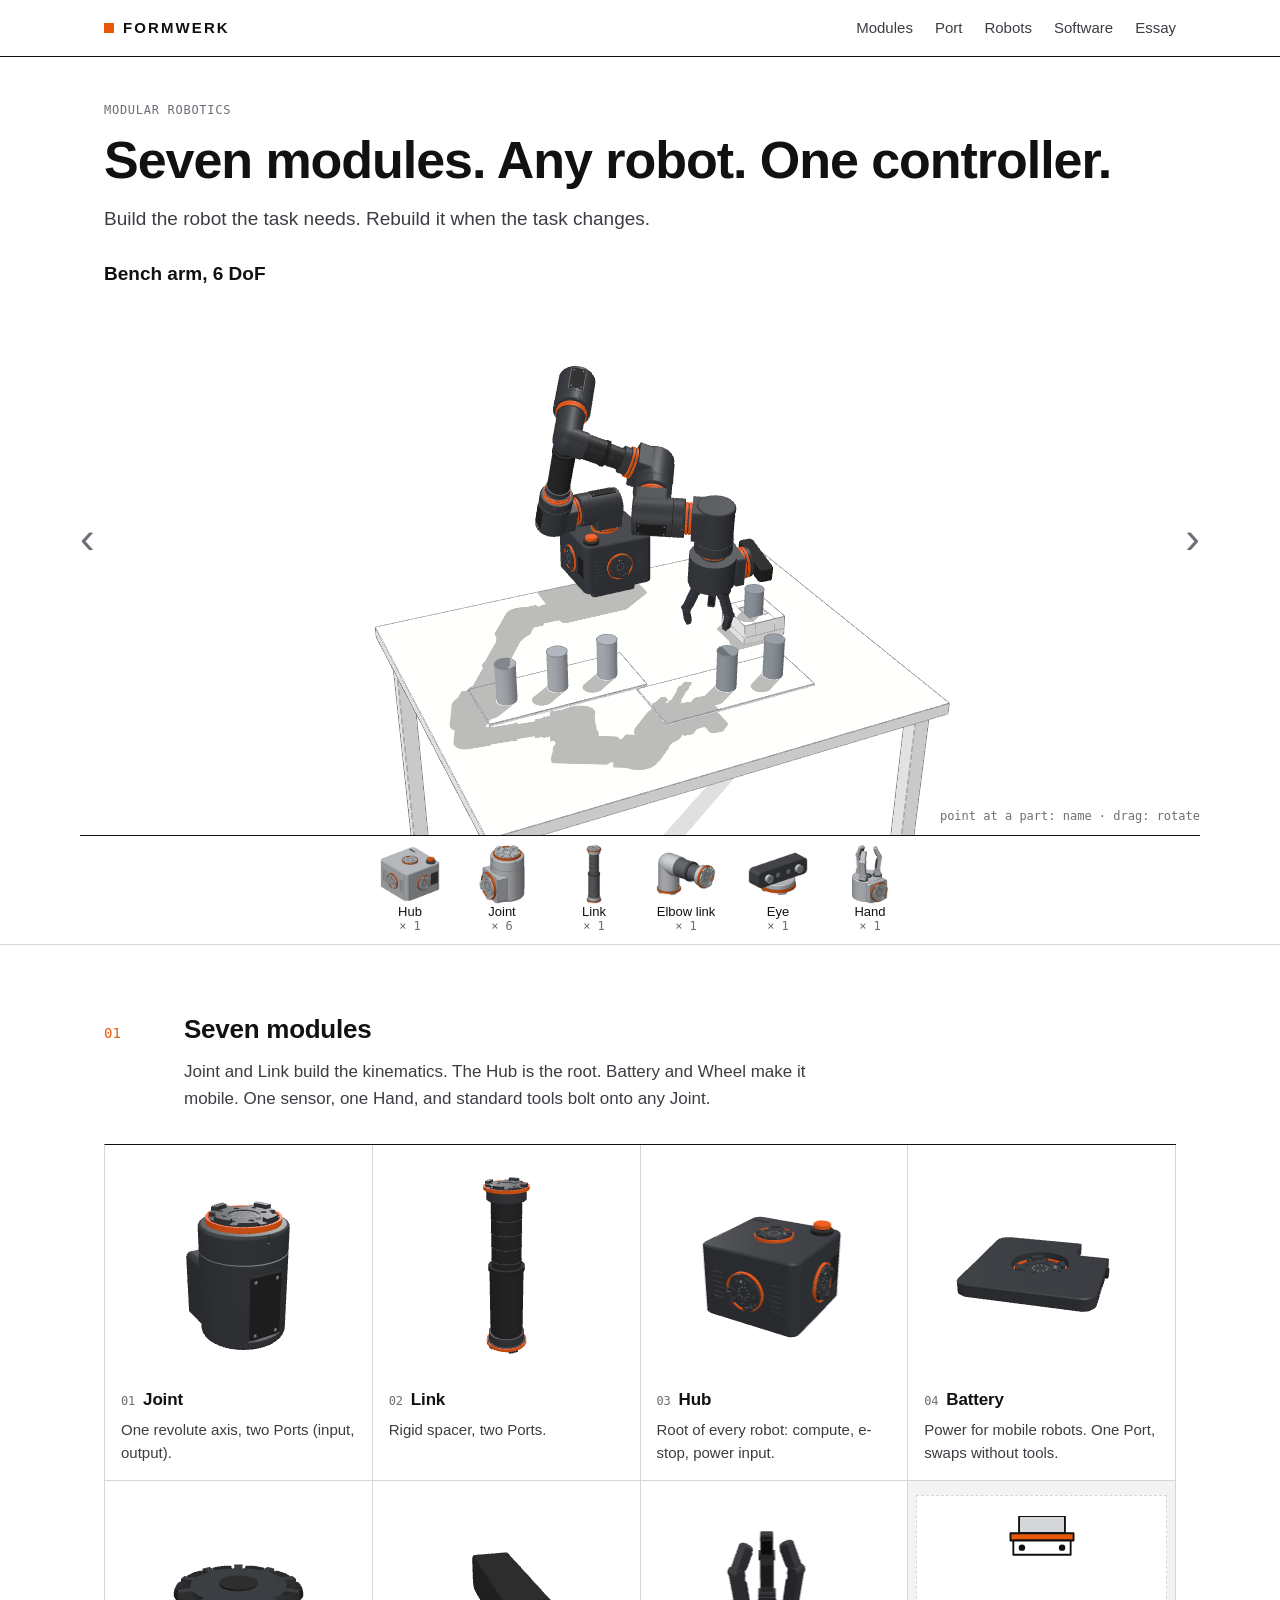
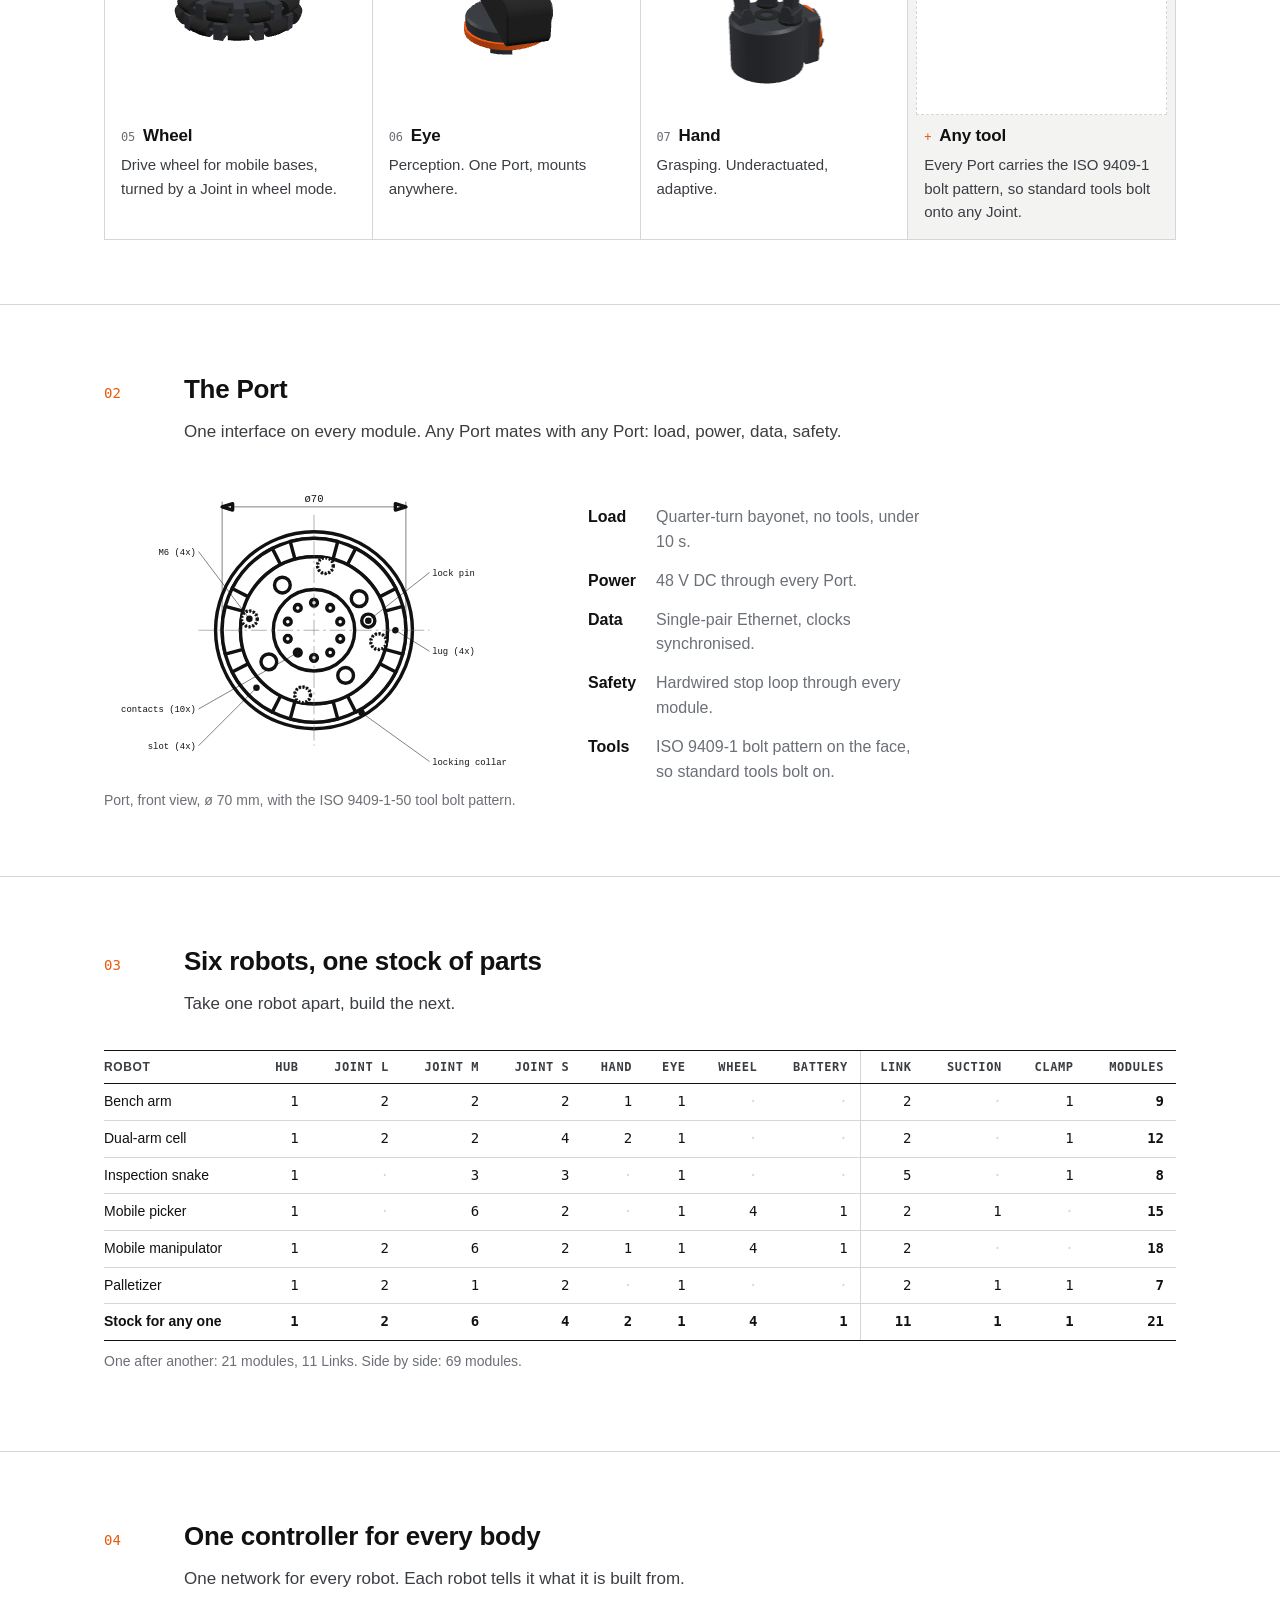
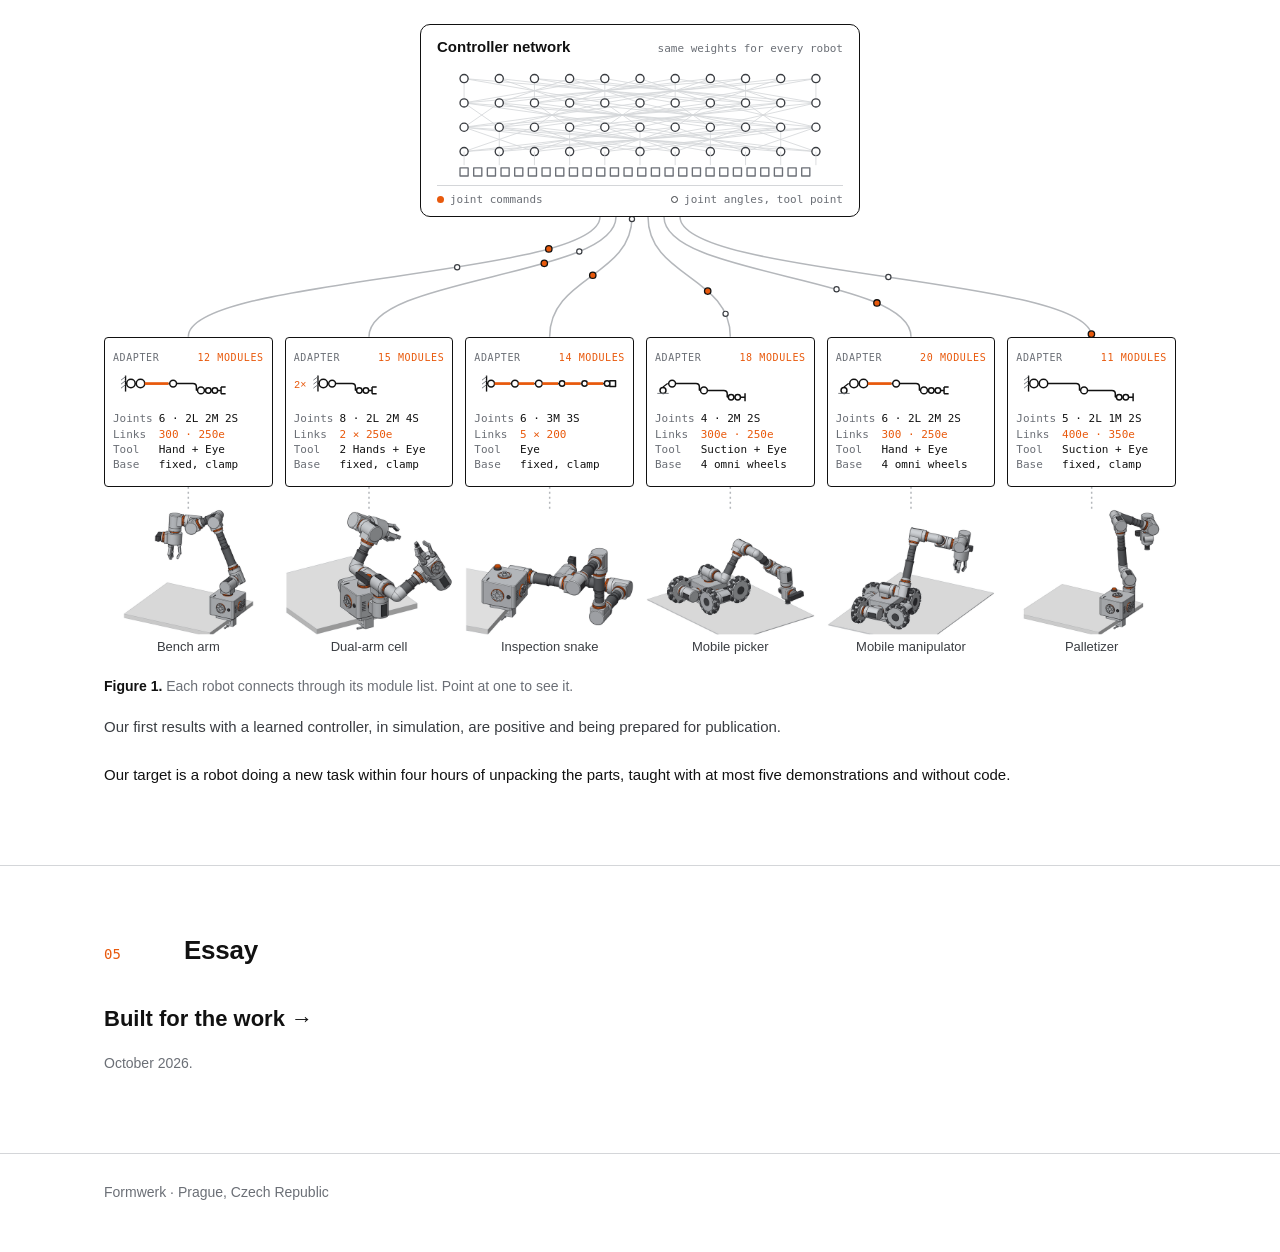
<file: index.html>
<!doctype html>
<html lang="en">
<head>
<meta charset="utf-8">
<meta name="viewport" content="width=device-width, initial-scale=1">
<title>Formwerk: seven modules, one controller</title>
<meta name="robots" content="noindex, nofollow">
<link rel="icon" href="data:,">
<link rel="stylesheet" href="css/style.css">
<script type="importmap">
{ "imports": {
  "three": "./vendor/three/build/three.module.js",
  "three/addons/": "./vendor/three/addons/"
} }
</script>
</head>
<body>
<header class="top">
  <div class="wrap">
    <a class="mark" href="index.html"><span></span>FORMWERK</a>
    <nav>
      <a href="#modules">Modules</a><a href="#port" class="opt">Port</a><a href="#morphologies">Robots</a><a href="#software" class="opt">Software</a><a href="blog.html">Essay</a>
    </nav>
  </div>
</header>

<main>
<section class="hero">
  <div class="wrap">
    <p class="tag">Modular robotics</p>
    <h1>Seven modules. Any robot. One controller.</h1>
    <p class="lead">Build the robot the task needs. Rebuild it when the task changes.</p>
  </div>
  <figure class="herofig" id="hero">
    <div class="view" id="hero-view">
      <div class="hov wrap"><div class="hrow"><b id="hero-title">&nbsp;</b><span class="hpaused" id="hero-paused" title="paused" aria-label="paused"></span></div><span class="hpart" id="hero-part"></span></div>
      <button class="harrow prev" id="hero-prev" aria-label="previous robot">&lsaquo;</button>
      <button class="harrow next" id="hero-next" aria-label="next robot">&rsaquo;</button>
      <span class="hhint" id="hero-hint"></span>
    </div>
    <figcaption class="wrap">
      <div class="hparts" id="hero-parts"></div>
    </figcaption>
  </figure>
</section>

<section id="modules">
  <div class="wrap">
    <div class="sh"><span class="no">01</span><h2>Seven modules</h2>
      <p>Joint and Link build the kinematics. The Hub is the root. Battery and Wheel make it mobile. One sensor, one Hand, and standard tools bolt onto any Joint.</p></div>
    <div class="mods" id="mods"></div>
  </div>
</section>

<section id="port">
  <div class="wrap">
    <div class="sh"><span class="no">02</span><h2>The Port</h2>
      <p>One interface on every module. Any Port mates with any Port: load, power, data, safety.</p></div>
    <div class="port">
      <figure>
        <svg id="port-svg" viewBox="-80 -58 160 116" role="img" aria-label="Port, front view"></svg>
        <figcaption>Port, front view, ø 70 mm, with the ISO 9409-1-50 tool bolt pattern.</figcaption>
      </figure>
      <dl class="pfacts">
        <dt>Load</dt><dd>Quarter-turn bayonet, no tools, under 10 s.</dd>
        <dt>Power</dt><dd>48 V DC through every Port.</dd>
        <dt>Data</dt><dd>Single-pair Ethernet, clocks synchronised.</dd>
        <dt>Safety</dt><dd>Hardwired stop loop through every module.</dd>
        <dt>Tools</dt><dd>ISO 9409-1 bolt pattern on the face, so standard tools bolt on.</dd>
      </dl>
    </div>
  </div>
</section>

<section id="morphologies">
  <div class="wrap">
    <div class="sh"><span class="no">03</span><h2>Six robots, one stock of parts</h2>
      <p>Take one robot apart, build the next.</p></div>
    <div class="tablewrap"><table class="spec matrix" id="matrix"></table></div>
    <p class="note" id="matrix-note"></p>
  </div>
</section>

<section id="software">
  <div class="wrap">
    <div class="sh"><span class="no">04</span><h2>One controller for every body</h2>
      <p>One network for every robot. Each robot tells it what it is built from.</p></div>
    <figure class="bfig" id="bfig">
      <svg class="bwires" id="bwires" aria-hidden="true"></svg>
      <div class="brain" id="brain">
        <div class="bhead"><b>Controller network</b><span>same weights for every robot</span></div>
        <svg class="bnet" id="bnet" viewBox="0 6 300 86" aria-hidden="true"></svg>
        <div class="bio"><span><i class="dn"></i>joint commands</span><span><i class="up"></i>joint angles, tool point</span></div>
      </div>
      <div class="bodies" id="bodies"></div>
      <figcaption><b>Figure 1.</b> Each robot connects through its module list. Point at one to see it.</figcaption>
    </figure>
    <p class="swnow">Our first results with a learned controller, in simulation, are positive and
      being prepared for publication.</p>
    <p class="goal">Our target is a robot doing a new task within four hours of unpacking the parts, taught with at most five demonstrations and without code.</p>
  </div>
</section>

<section id="essay" class="essay">
  <div class="wrap">
    <div class="sh"><span class="no">05</span><h2>Essay</h2></div>
    <p><a class="big" href="blog.html">Built for the work &rarr;</a></p>
    <p class="note">October 2026.</p>
  </div>
</section>
</main>

<footer>
  <div class="wrap">
    <span>Formwerk · Prague, Czech Republic</span>
  </div>
</footer>

<script type="module" src="js/hero.js"></script>
<script type="module" src="js/index.js"></script>
<script type="module" src="js/brain.js"></script>
</body>
</html>
</file>
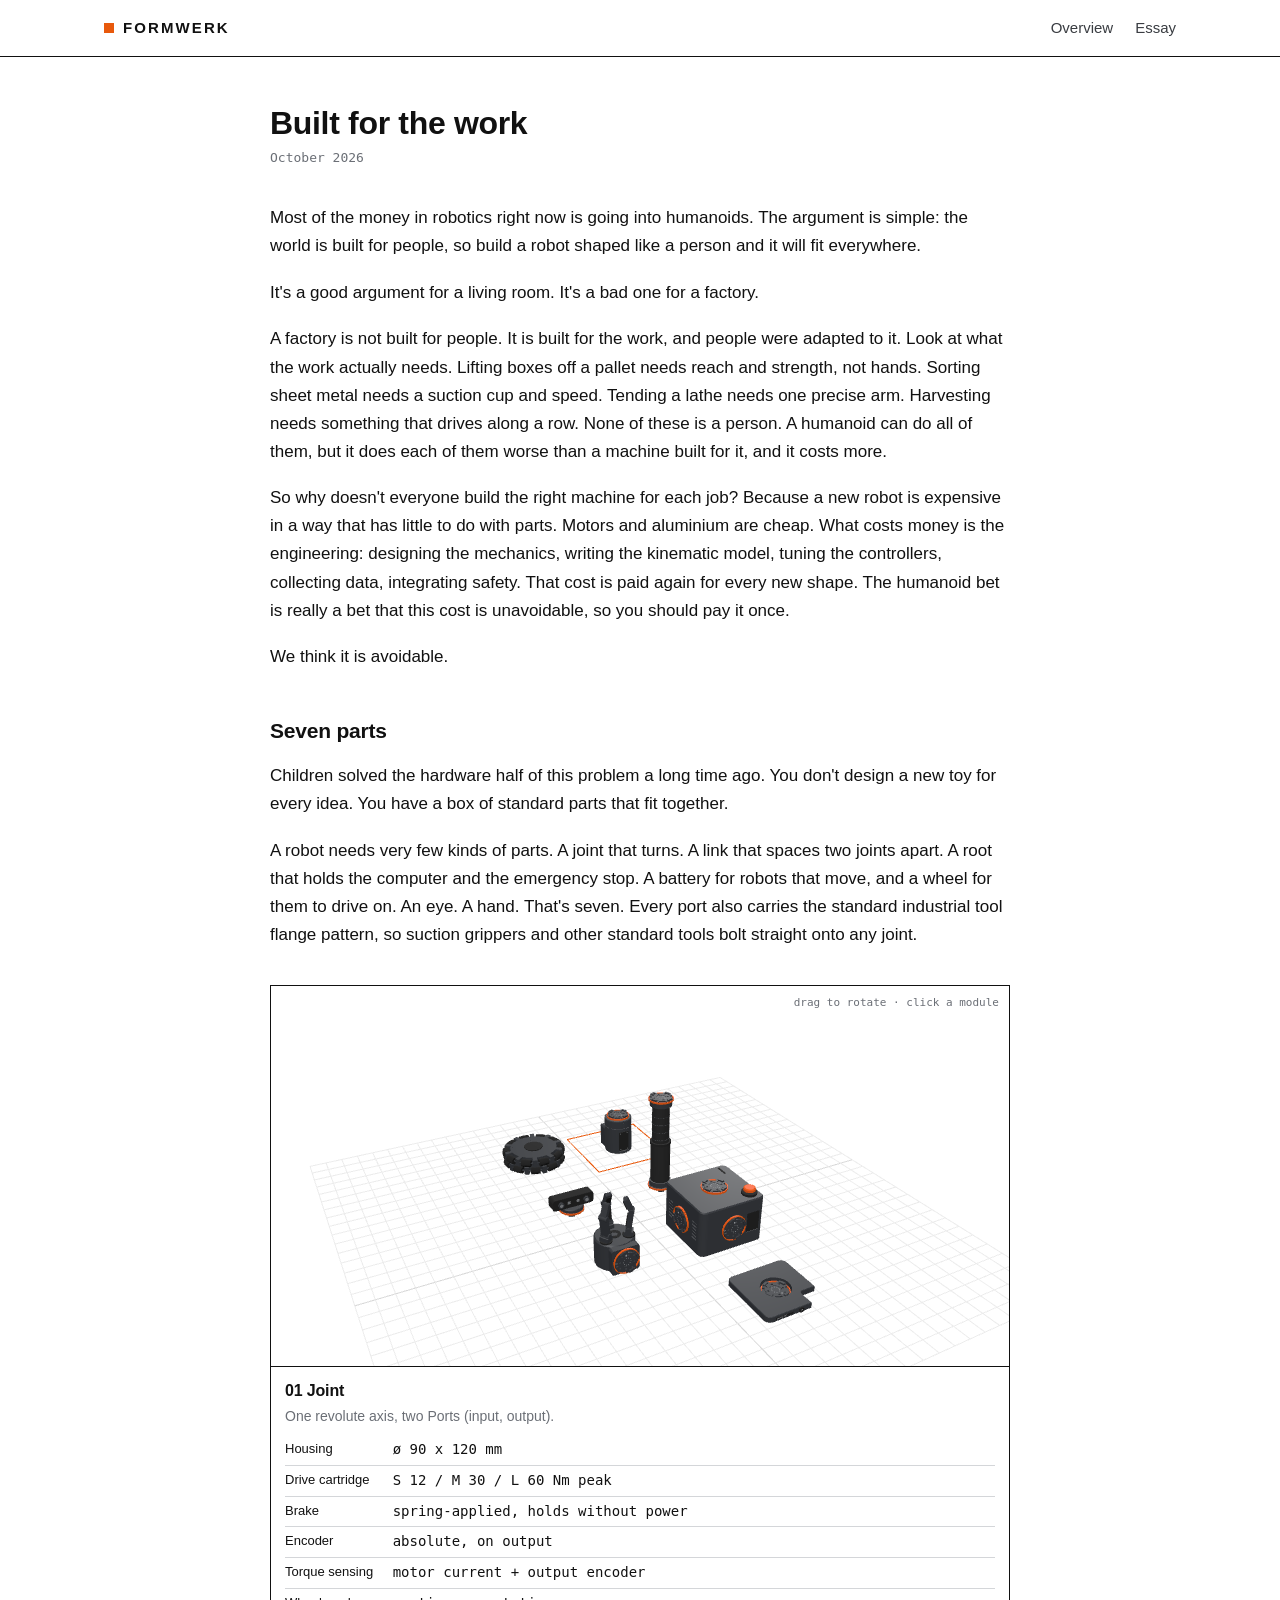
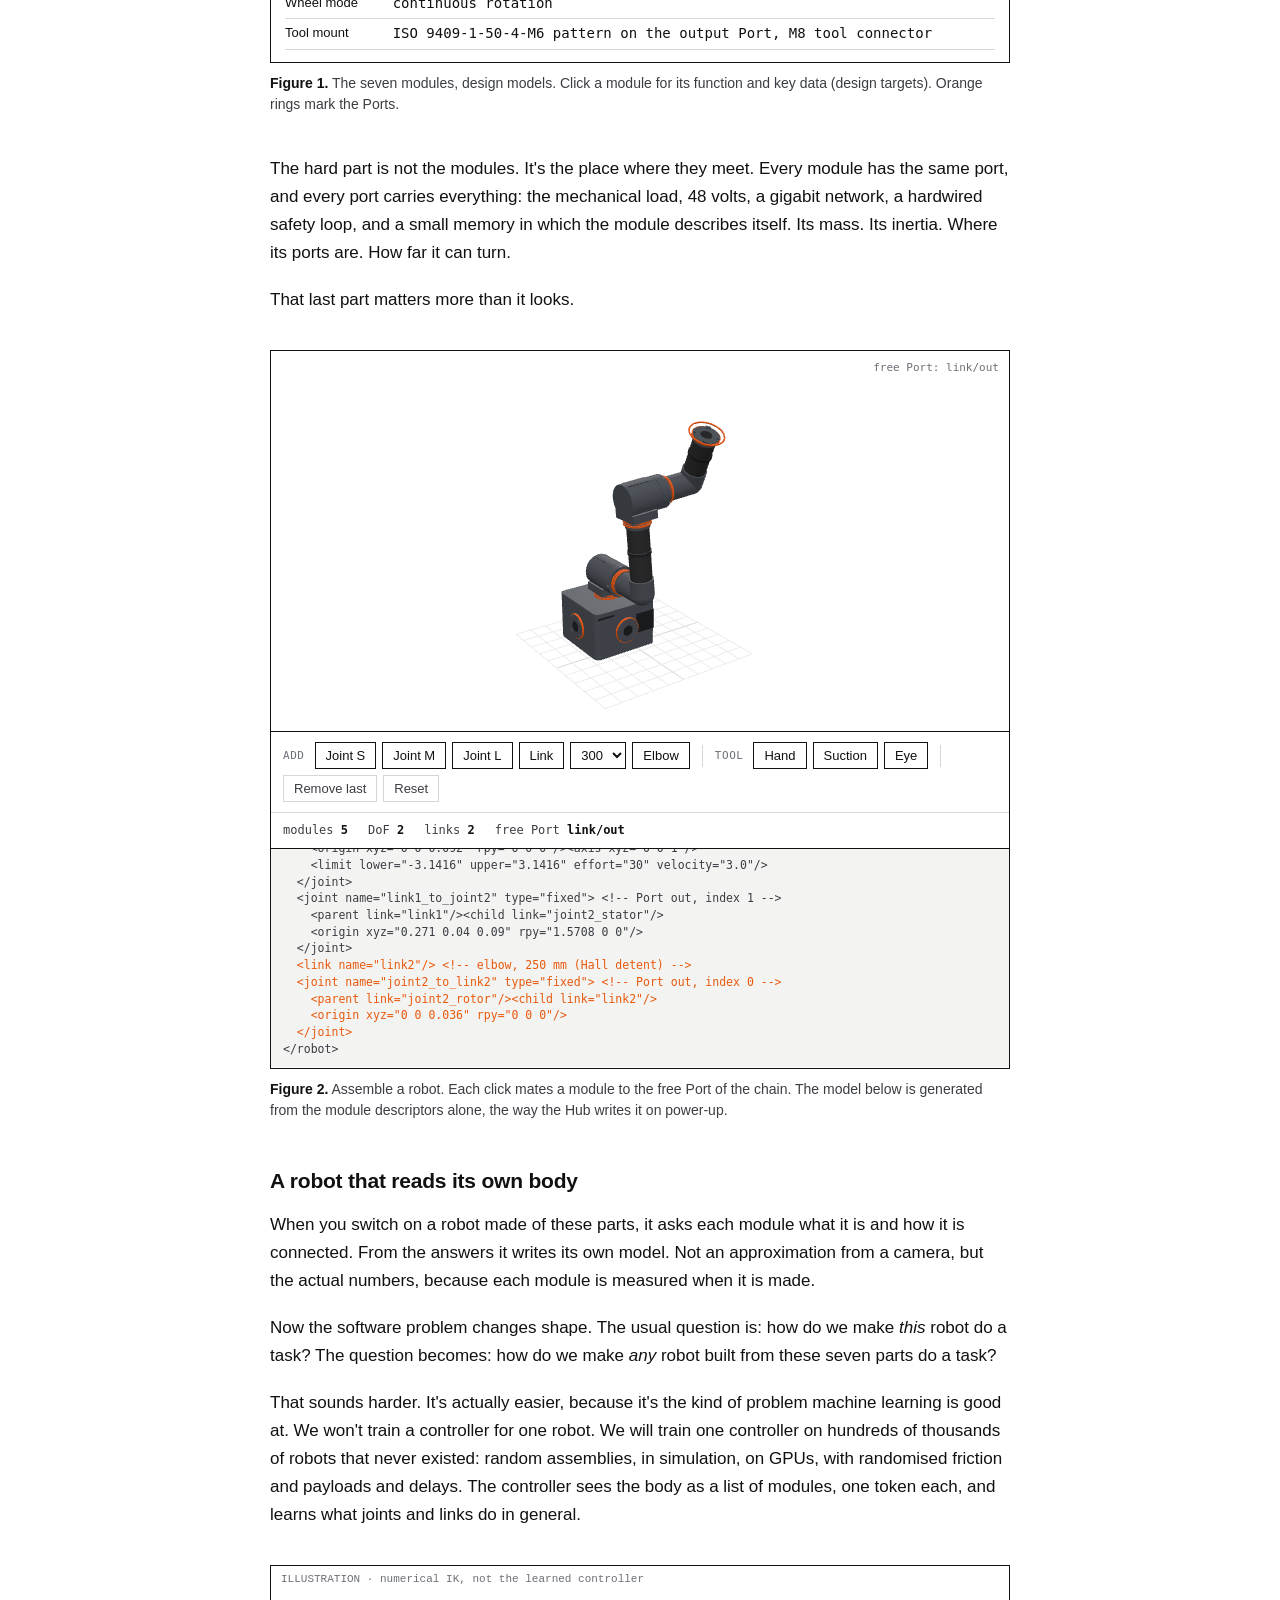
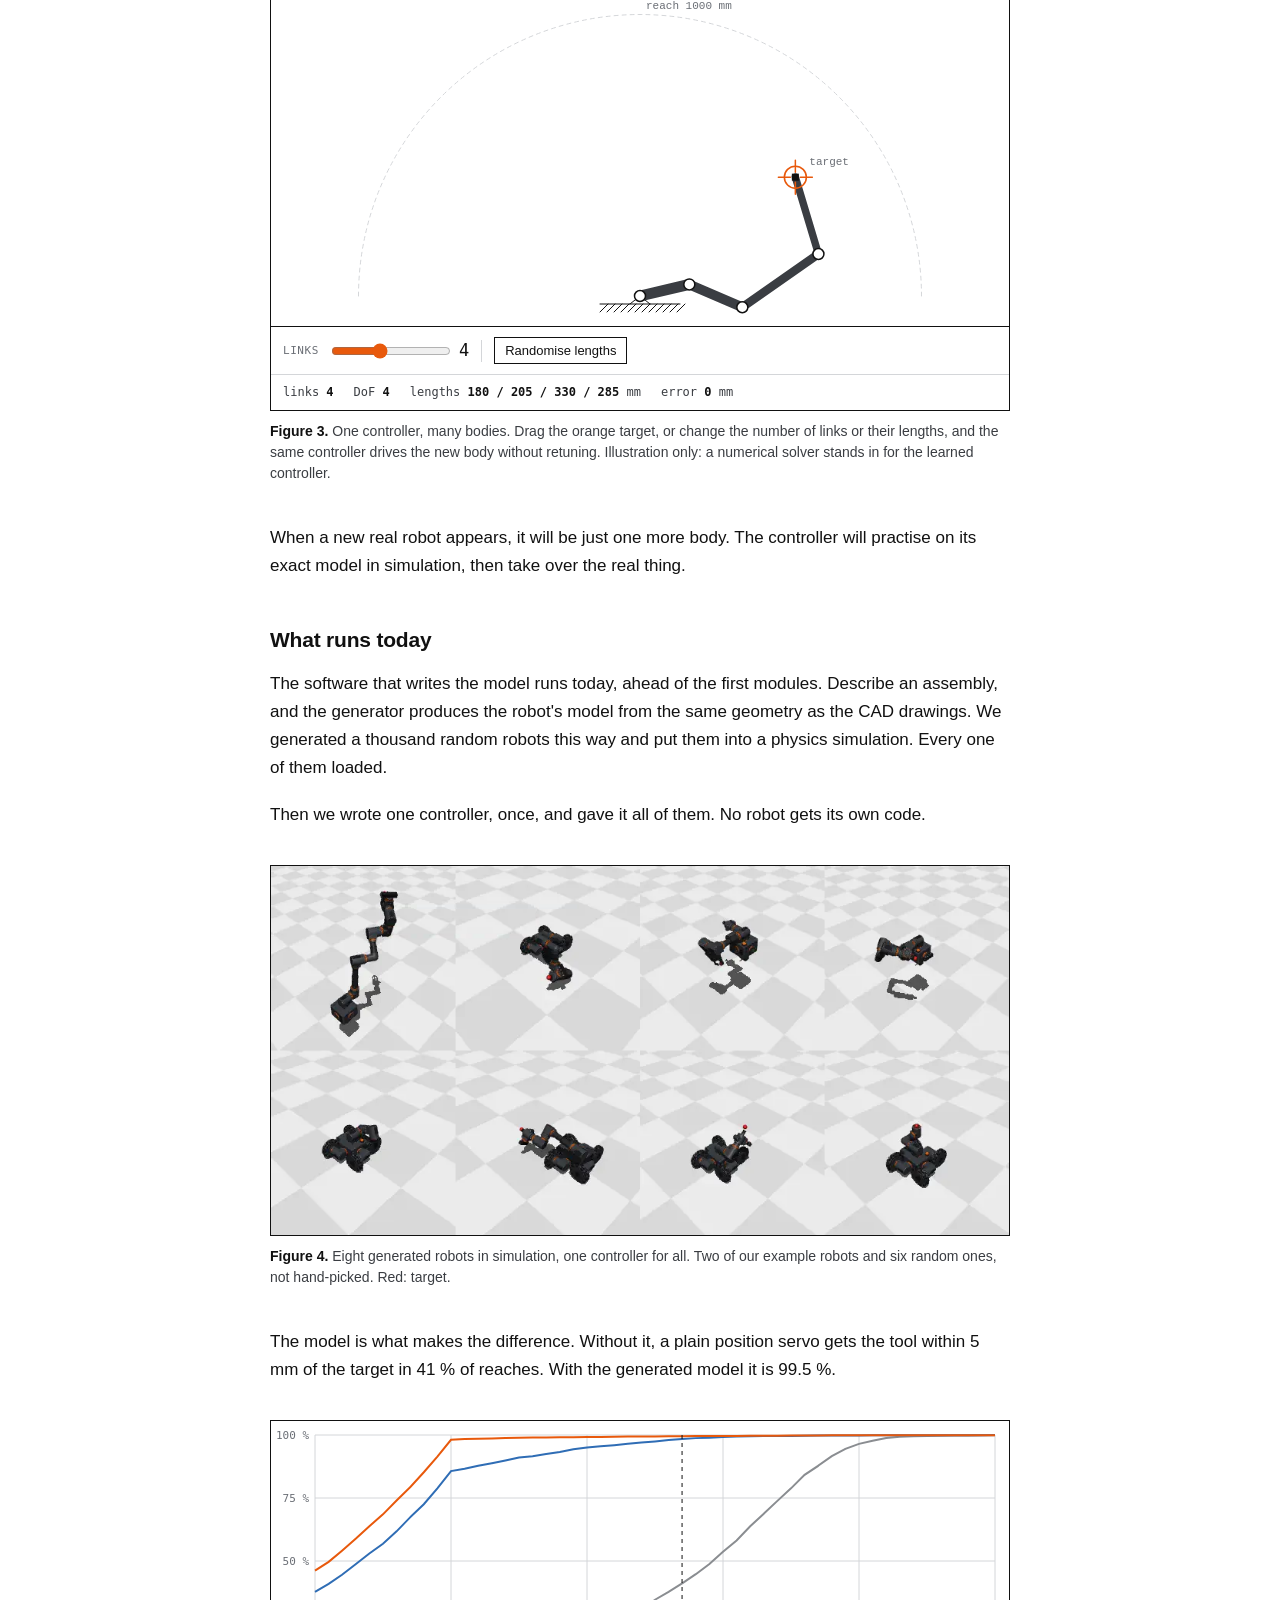
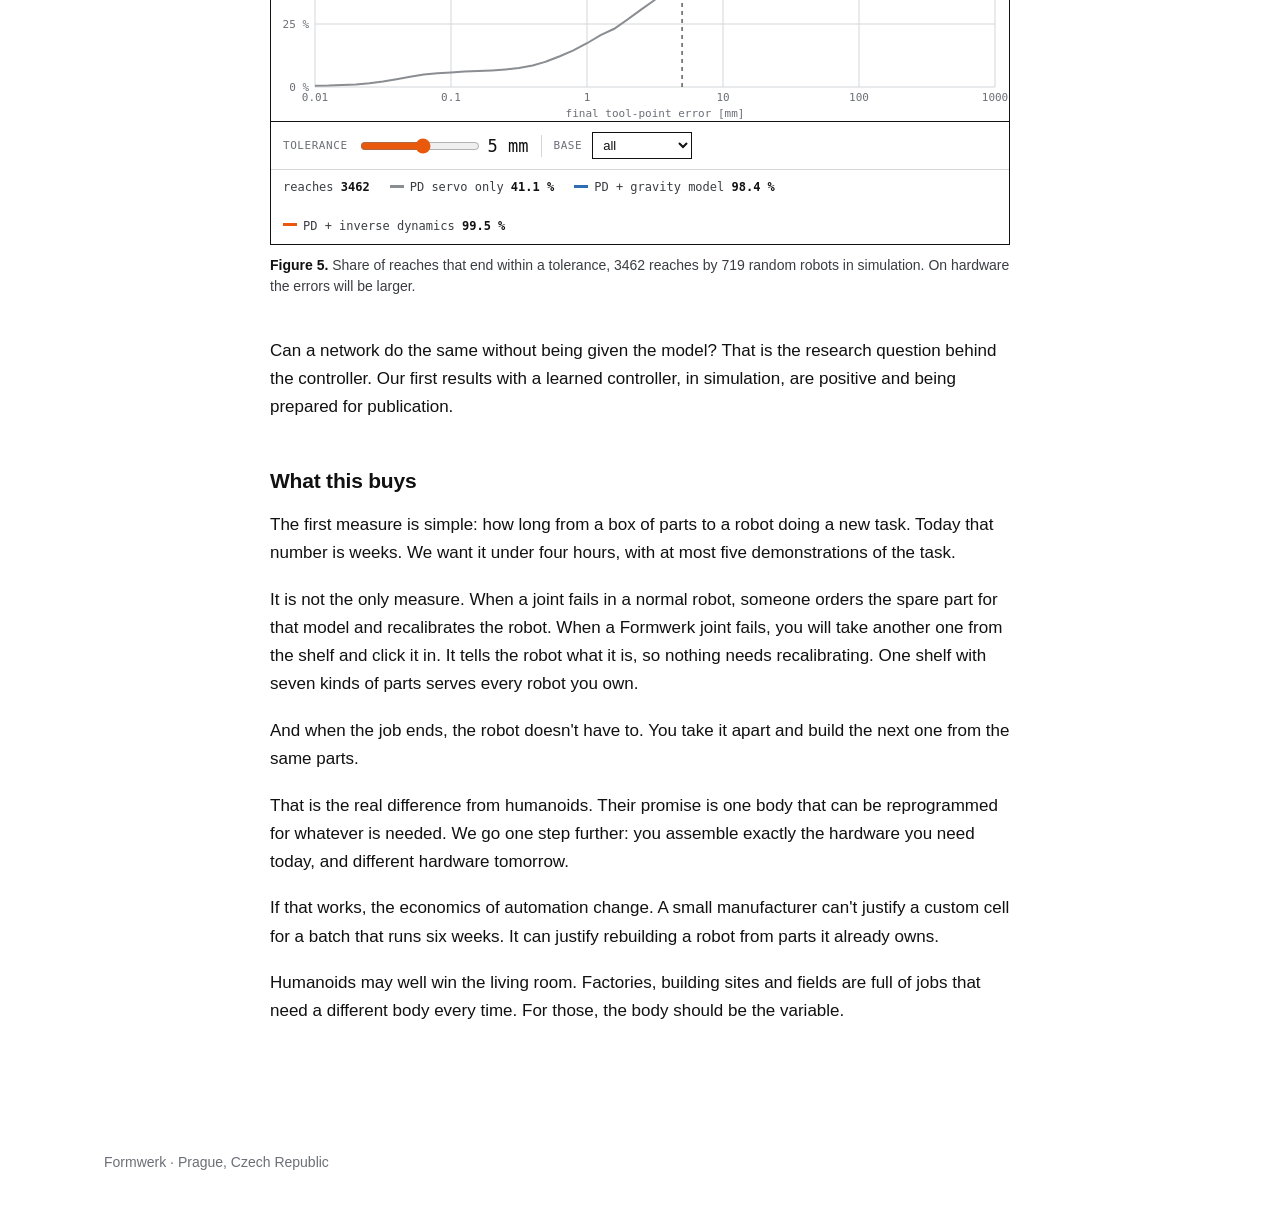
<file: blog.html>
<!doctype html>
<html lang="en">
<head>
<meta charset="utf-8">
<meta name="viewport" content="width=device-width, initial-scale=1">
<title>Built for the work · Formwerk</title>
<meta name="robots" content="noindex, nofollow">
<link rel="icon" href="data:,">
<link rel="stylesheet" href="css/style.css">
<script type="importmap">
{ "imports": {
  "three": "./vendor/three/build/three.module.js",
  "three/addons/": "./vendor/three/addons/"
} }
</script>
</head>
<body>
<header class="top">
  <div class="wrap">
    <a class="mark" href="index.html"><span></span>FORMWERK</a>
    <nav><a href="index.html">Overview</a><a href="blog.html">Essay</a></nav>
  </div>
</header>

<article class="post">
<h1>Built for the work</h1>
<div class="date">October 2026</div>

<p>Most of the money in robotics right now is going into humanoids. The
argument is simple: the world is built for people, so build a robot shaped
like a person and it will fit everywhere.</p>

<p>It's a good argument for a living room. It's a bad one for a factory.</p>

<p>A factory is not built for people. It is built for the work, and people were
adapted to it. Look at what the work actually needs. Lifting boxes off a
pallet needs reach and strength, not hands. Sorting sheet metal needs a
suction cup and speed. Tending a lathe needs one precise arm. Harvesting
needs something that drives along a row. None of these is a person. A
humanoid can do all of them, but it does each of them worse than a machine
built for it, and it costs more.</p>

<p>So why doesn't everyone build the right machine for each job? Because a new
robot is expensive in a way that has little to do with parts. Motors and
aluminium are cheap. What costs money is the engineering: designing the
mechanics, writing the kinematic model, tuning the controllers, collecting
data, integrating safety. That cost is paid again for every new shape. The
humanoid bet is really a bet that this cost is unavoidable, so you should pay
it once.</p>

<p>We think it is avoidable.</p>

<h2>Seven parts</h2>

<p>Children solved the hardware half of this problem a long time ago. You don't
design a new toy for every idea. You have a box of standard parts that fit
together.</p>

<p>A robot needs very few kinds of parts. A joint that turns. A link that
spaces two joints apart. A root that holds the computer and the emergency
stop. A battery for robots that move, and a wheel for them to drive on. An
eye. A hand. That's seven. Every port also carries the standard industrial
tool flange pattern, so suction grippers and other standard tools bolt
straight onto any joint.</p>

<figure class="fig" id="fig1">
  <div class="box">
    <div class="view" id="fig1-view"></div>
    <div class="hint">drag to rotate · click a module</div>
    <div class="panel" id="fig1-panel"></div>
  </div>
  <figcaption><b>Figure 1.</b> The seven modules, design models. Click a module for its function and key data
    (design targets). Orange rings mark the Ports.</figcaption>
</figure>

<p>The hard part is not the modules. It's the place where they meet. Every
module has the same port, and every port carries everything: the mechanical
load, 48 volts, a gigabit network, a hardwired safety loop, and a small
memory in which the module describes itself. Its mass. Its inertia. Where
its ports are. How far it can turn.</p>

<p>That last part matters more than it looks.</p>

<figure class="fig" id="fig2">
  <div class="box">
    <div class="view" id="fig2-view"></div>
    <div class="hint" id="fig2-hint">free Port: hub/top</div>
    <div class="controls" id="fig2-controls">
      <span class="lbl">Add</span>
      <button class="btn" data-add="joint" data-size="S">Joint S</button>
      <button class="btn" data-add="joint" data-size="M">Joint M</button>
      <button class="btn" data-add="joint" data-size="L">Joint L</button>
      <button class="btn" data-add="link">Link</button>
      <select class="btn" id="fig2-len" aria-label="Link length">
        <option>150</option><option>200</option><option>250</option><option selected>300</option><option>350</option><option>400</option><option>450</option>
      </select>
      <button class="btn" data-add="elbow">Elbow</button>
      <span class="sep"></span>
      <span class="lbl">Tool</span>
      <button class="btn" data-add="hand">Hand</button>
      <button class="btn" data-add="suction">Suction</button>
      <button class="btn" data-add="eye">Eye</button>
      <span class="sep"></span>
      <button class="btn alt" id="fig2-undo">Remove last</button>
      <button class="btn alt" id="fig2-reset">Reset</button>
    </div>
    <div class="readout" id="fig2-readout"></div>
    <pre class="urdf" id="fig2-urdf"></pre>
  </div>
  <figcaption><b>Figure 2.</b> Assemble a robot. Each click mates a module to the free Port of the chain. The
    model below is generated from the module descriptors alone, the way the Hub writes it on power-up.</figcaption>
</figure>

<h2>A robot that reads its own body</h2>

<p>When you switch on a robot made of these parts, it asks each module what it
is and how it is connected. From the answers it writes its own model. Not
an approximation from a camera, but the actual numbers, because each module
is measured when it is made.</p>

<p>Now the software problem changes shape. The usual question is: how do we
make <em>this</em> robot do a task? The question becomes: how do we make <em>any</em>
robot built from these seven parts do a task?</p>

<p>That sounds harder. It's actually easier, because it's the kind of problem
machine learning is good at. We won't train a controller for one robot. We
will train one controller on hundreds of thousands of robots that never existed: random
assemblies, in simulation, on GPUs, with randomised friction and payloads
and delays. The controller sees the body as a list of modules, one token
each, and learns what joints and links do in general.</p>

<figure class="fig" id="fig3">
  <div class="box">
    <canvas class="ik" id="fig3-canvas"></canvas>
    <div class="controls">
      <span class="lbl">Links</span>
      <input type="range" id="fig3-n" min="2" max="7" step="1" value="4" aria-label="Number of links">
      <span class="mono" id="fig3-nval">4</span>
      <span class="sep"></span>
      <button class="btn" id="fig3-rand">Randomise lengths</button>
    </div>
    <div class="readout" id="fig3-readout"></div>
  </div>
  <figcaption><b>Figure 3.</b> One controller, many bodies. Drag the orange target, or change the number of links
    or their lengths, and the same controller drives the new body without retuning. Illustration only:
    a numerical solver stands in for the learned controller.</figcaption>
</figure>

<p>When a new real robot appears, it will be just one more body. The controller
will practise on its exact model in simulation, then take over the real
thing.</p>

<h2>What runs today</h2>

<p>The software that writes the model runs today, ahead of the first modules. Describe
an assembly, and the generator produces the robot's model from the same
geometry as the CAD drawings. We generated a thousand random robots this way
and put them into a physics simulation. Every one of them loaded.</p>

<p>Then we wrote one controller, once, and gave it all of them. No robot gets
its own code.</p>

<figure class="fig" id="fig4">
  <div class="box">
    <img class="sim" src="assets/reach.webp" width="960" height="480"
         alt="Eight generated robots in simulation, each moving its tool to a red target">
  </div>
  <figcaption><b>Figure 4.</b> Eight generated robots in simulation, one controller for all. Two of
    our example robots and six random ones, not hand-picked. Red: target.</figcaption>
</figure>

<p>The model is what makes the difference. Without it, a plain position servo
gets the tool within 5 mm of the target in 41 % of reaches. With the generated
model it is 99.5 %.</p>

<figure class="fig" id="fig5">
  <div class="box">
    <canvas class="ik" id="fig5-canvas"></canvas>
    <div class="controls">
      <span class="lbl">Tolerance</span>
      <input type="range" id="fig5-tol" min="0" max="15" step="1" value="8" aria-label="Tolerance">
      <span class="mono" id="fig5-tolval">5 mm</span>
      <span class="sep"></span>
      <span class="lbl">Base</span>
      <select class="btn mono" id="fig5-base" aria-label="Base">
        <option value="all">all</option><option value="fixed">fixed clamp</option><option value="free">wheeled</option>
      </select>
    </div>
    <div class="readout" id="fig5-readout"></div>
  </div>
  <figcaption><b>Figure 5.</b> Share of reaches that end within a tolerance, 3462 reaches by 719 random
    robots in simulation. On hardware the errors will be larger.</figcaption>
</figure>

<p>Can a network do the same without being given the model? That is the
research question behind the controller. Our first results with a learned
controller, in simulation, are positive and being prepared for publication.</p>

<h2>What this buys</h2>

<p>The first measure is simple: how long from a box of parts to a
robot doing a new task. Today that number is weeks. We want it under
four hours, with at most five demonstrations of the task.</p>

<p>It is not the only measure. When a joint fails in a normal robot, someone
orders the spare part for that model and recalibrates the robot. When a
Formwerk joint fails, you will take another one from the shelf and click it
in. It tells the robot what it is, so nothing needs recalibrating. One shelf
with seven kinds of parts serves every robot you own.</p>

<p>And when the job ends, the robot doesn't have to. You take it apart and build
the next one from the same parts.</p>

<p>That is the real difference from humanoids. Their promise is one body that
can be reprogrammed for whatever is needed. We go one step further: you
assemble exactly the hardware you need today, and different hardware
tomorrow.</p>

<p>If that works, the economics of automation change. A small manufacturer
can't justify a custom cell for a batch that runs six weeks. It can justify
rebuilding a robot from parts it already owns.</p>

<p>Humanoids may well win the living room. Factories, building sites and
fields are full of jobs that need a different body every time. For those,
the body should be the variable.</p>
</article>

<footer>
  <div class="wrap">
    <span>Formwerk · Prague, Czech Republic</span>
  </div>
</footer>

<script type="module" src="js/blog.js"></script>
<script type="module" src="js/ik2d.js"></script>
<script type="module" src="js/reach.js"></script>
</body>
</html>
</file>
<file: css/style.css>
/* Formwerk: datasheet style. No gradients, one accent colour. */
:root {
  --ink: #111;
  --grey: #3a3d42;
  --mute: #6b6f76;
  --rule: #d4d6d9;
  --faint: #f3f3f2;
  --accent: #e8590c;
  --sans: "Helvetica Neue", Helvetica, Arial, "Liberation Sans", "Nimbus Sans", system-ui, sans-serif;
  --mono: ui-monospace, "SF Mono", Menlo, Consolas, "DejaVu Sans Mono", "Liberation Mono", monospace;
  --w: 1120px;
}
* { box-sizing: border-box; }
html { -webkit-text-size-adjust: 100%; }
body { margin: 0; background: #fff; color: var(--ink); font: 17px/1.55 var(--sans); }
a { color: var(--ink); text-decoration: underline; text-decoration-thickness: 1px; text-underline-offset: 3px; }
a:hover { color: var(--accent); }
h1, h2, h3 { font-weight: 600; letter-spacing: -0.01em; margin: 0; }
p { margin: 0 0 1em; }
.mono, code, pre, table.spec td.v { font-family: var(--mono); }
.wrap { max-width: var(--w); margin: 0 auto; padding: 0 24px; }

/* header */
.top { border-bottom: 1px solid var(--ink); }
.top .wrap { display: flex; align-items: baseline; justify-content: space-between; height: 56px; align-items: center; gap: 16px; }
.mark { font-weight: 700; letter-spacing: 0.14em; text-decoration: none; font-size: 15px; }
.mark span { display: inline-block; width: 10px; height: 10px; background: var(--accent); margin-right: 9px; vertical-align: 0; }
nav a { text-decoration: none; font-size: 15px; margin-left: 22px; color: var(--grey); }
nav a:hover { color: var(--accent); }

/* sections */
section { border-bottom: 1px solid var(--rule); padding: 64px 0; }
.sh { display: grid; grid-template-columns: 64px 1fr; gap: 0 16px; margin-bottom: 32px; align-items: baseline; }
.sh .no { font-family: var(--mono); font-size: 14px; color: var(--accent); }
.sh h2 { font-size: 26px; }
.sh p { grid-column: 2; margin: 10px 0 0; max-width: 680px; color: var(--grey); }
.note { font-size: 14px; color: var(--mute); }
.tag { font-family: var(--mono); font-size: 12px; letter-spacing: 0.06em; text-transform: uppercase; color: var(--mute); }

/* hero: title above, full-width figure; labels sit on the figure so nothing below moves */
.hero { padding: 44px 0 0; }
.hero h1 { font-size: clamp(30px, 5vw, 52px); line-height: 1.08; letter-spacing: -0.02em; }
.hero .lead { font-size: 19px; color: var(--grey); max-width: 680px; margin: 16px 0 0; }
.herofig { margin: 8px 0 0; }
.herofig .view { position: relative; height: min(66vh, 640px); min-height: 380px; cursor: grab; touch-action: pan-y; transition: opacity .25s; }
.herofig .view:active { cursor: grabbing; }
.herofig canvas { display: block; width: 100% !important; height: 100% !important; }
.herofig.fade .view { opacity: 0; }
.hvid { position: absolute; inset: 0; width: 100%; height: 100%; object-fit: contain; background: #fff; }
.hov { position: absolute; left: 0; right: 0; top: 18px; pointer-events: none; display: flex; flex-direction: column; gap: 2px; }
.hov b { font-size: 19px; font-weight: 600; }
.hrow { display: flex; align-items: center; gap: 10px; }
.hpaused { display: inline-flex; gap: 3px; width: 11px; height: 13px; opacity: 0; transition: opacity .2s; }
.hpaused::before, .hpaused::after { content: ''; flex: 1; background: var(--accent); border-radius: 1px; }
.hpaused.on { opacity: 1; }
.hov span { color: var(--grey); font-size: 16px; max-width: 21em; }
.hov .hpart { font-family: var(--mono); font-size: 13px; color: var(--accent); min-height: 1.6em; margin-top: 4px; }
.harrow { position: absolute; top: 50%; transform: translateY(-50%); background: none; border: 0; padding: 8px 16px;
  font: 300 44px/1 var(--sans); color: var(--mute); cursor: pointer; }
.harrow:hover { color: var(--accent); }
/* controls sit at the edges of the content column, not of a wide screen */
.harrow.prev { left: max(0px, calc(50% - var(--w) / 2 - 16px)); } .harrow.next { right: max(0px, calc(50% - var(--w) / 2 - 16px)); }
.hhint { position: absolute; right: max(24px, calc(50% - var(--w) / 2)); bottom: 10px; font-family: var(--mono); font-size: 12px; color: var(--mute); pointer-events: none; }
.herofig figcaption { border-top: 1px solid var(--ink); margin-top: 0; }
.hparts { display: flex; gap: 4px; height: 108px; padding-top: 8px; overflow-x: auto; overflow-y: hidden; }
.hparts button { flex: none; width: 88px; background: none; border: 0; border-bottom: 2px solid transparent; padding: 0 0 6px; cursor: default;
  display: flex; flex-direction: column; align-items: center; font: 13px var(--sans); color: var(--ink); }
.hparts button img { width: 60px; height: 60px; }
.hparts button b { font: 12px var(--mono); color: var(--mute); }
.hparts button:first-child { margin-left: auto; } .hparts button:last-child { margin-right: auto; }
.hparts button.on, .hparts button:hover { border-bottom-color: var(--accent); }
.hparts button.on span, .hparts button:hover span { color: var(--accent); }
@media (max-width: 600px) {
  .hero .lead { font-size: 17px; }
  .herofig .view { height: 62vh; min-height: 340px; }
  .hov b { font-size: 17px; } .hov span { font-size: 14px; }
  .harrow { font-size: 36px; padding: 8px 6px; }
  .hhint { right: 12px; }
  .hparts button { width: 72px; font-size: 12px; }
  .hparts button img { width: 52px; height: 52px; }
}
/* drawing frame around a 3D view, with a DIN-style title block */
.sheet { border: 1px solid var(--ink); position: relative; }
.sheet .view { width: 100%; height: 100%; cursor: grab; touch-action: pan-y; }
.sheet .view:active { cursor: grabbing; }
.sheet canvas { display: block; width: 100% !important; height: 100% !important; }
.hero .sheet .view { height: min(62vh, 560px); min-height: 340px; }
.tb { position: absolute; right: -1px; bottom: -1px; background: #fff; border: 1px solid var(--ink);
  display: grid; grid-template-columns: auto auto; font-size: 11px; font-family: var(--mono); pointer-events: none; }
.tb div { padding: 3px 8px; border-right: 1px solid var(--ink); border-bottom: 1px solid var(--ink); }
.tb div:nth-child(2n) { border-right: 0; }
.tb div:nth-last-child(-n+2) { border-bottom: 0; }
.tb .k { color: var(--mute); }
.corner { position: absolute; left: 10px; top: 8px; font-family: var(--mono); font-size: 11px; color: var(--mute); pointer-events: none; }
.hint { position: absolute; left: 10px; bottom: 8px; font-family: var(--mono); font-size: 11px; color: var(--mute); pointer-events: none; }
.noweb { display: flex; align-items: center; justify-content: center; height: 100%; color: var(--mute); font-size: 14px; padding: 16px; text-align: center; }
.noweb img { max-width: 100%; max-height: 100%; }
.noweb.over { position: absolute; inset: 0; background: #fff; }

/* module grid */
.mods { display: grid; grid-template-columns: repeat(4, 1fr); border-top: 1px solid var(--ink); border-left: 1px solid var(--rule); }
.mod { border-right: 1px solid var(--rule); border-bottom: 1px solid var(--rule); padding: 14px 16px 16px; position: relative; }
.mod .view { height: 220px; margin: 0 -8px 8px; cursor: grab; touch-action: pan-y; }
.mod h3 { font-size: 17px; }
.mod h3 .no { font-family: var(--mono); font-size: 12px; color: var(--mute); font-weight: 400; margin-right: 8px; }
.mod p { font-size: 15px; color: var(--grey); margin: 4px 0 0; }

/* tables */
table.spec { width: 100%; border-collapse: collapse; font-size: 15px; }
table.spec caption { text-align: left; font-size: 13px; color: var(--mute); padding-bottom: 8px; caption-side: top; }
table.spec th, table.spec td { text-align: left; vertical-align: top; padding: 7px 12px 7px 0; border-bottom: 1px solid var(--rule); }
table.spec thead th { border-bottom: 1px solid var(--ink); border-top: 1px solid var(--ink); font-weight: 600; font-size: 12px; text-transform: uppercase; letter-spacing: 0.05em; color: var(--grey); }
table.spec td.v { font-size: 14px; }
table.spec td.n { font-family: var(--mono); font-size: 12px; color: var(--mute); width: 36px; }
.tablewrap { overflow-x: auto; margin-top: 32px; }

/* port */
.port { display: grid; grid-template-columns: minmax(0, 420px) minmax(0, 340px); gap: 64px; align-items: center; }
.pfacts { margin: 0; display: grid; grid-template-columns: auto 1fr; gap: 14px 20px; font-size: 16px; }
.pfacts dt { font-weight: 600; }
.pfacts dd { margin: 0; color: var(--mute); }
@media (max-width: 760px) { .port { grid-template-columns: minmax(0, 1fr); gap: 24px; } }
.port svg { width: 100%; height: auto; display: block; }
.port figure { margin: 0; }
.port figcaption, figure figcaption { font-size: 14px; color: var(--mute); margin-top: 8px; }

/* parts matrix */
table.matrix { font-size: 14px; }
table.matrix th.c, table.matrix td.c { text-align: right; font-family: var(--mono); padding-left: 10px; }
table.matrix .sep { border-left: 1px solid var(--rule); }
table.matrix .sum { font-weight: 600; }
table.matrix .z { color: var(--rule); }
table.matrix tfoot td { border-top: 1px solid var(--ink); border-bottom: 1px solid var(--ink); font-weight: 600; }
table.matrix th { white-space: nowrap; }
table.matrix tr > :first-child { position: sticky; left: 0; background: #fff; }
@media (max-width: 600px) { table.matrix { font-size: 12px; } table.matrix th.c, table.matrix td.c { padding-left: 8px; padding-right: 0; } }
#matrix-note { margin-top: 10px; }

/* software steps */
.steps { display: grid; grid-template-columns: repeat(4, 1fr); border: 1px solid var(--ink); }
.step { padding: 16px 18px 20px; border-right: 1px solid var(--ink); position: relative; }
.step:last-child { border-right: 0; }
.step::after { content: ""; position: absolute; right: -7px; top: 22px; width: 12px; height: 12px; background: #fff;
  border-top: 1px solid var(--ink); border-right: 1px solid var(--ink); transform: rotate(45deg); z-index: 1; }
.step:last-child::after { display: none; }
.step .k { font-family: var(--mono); font-size: 12px; color: var(--accent); }
.step h3 { font-size: 18px; margin: 4px 0 8px; }
.step p { font-size: 15px; color: var(--grey); margin: 0 0 10px; }
.step .t { font-family: var(--mono); font-size: 12px; color: var(--ink); border-top: 1px solid var(--rule); padding-top: 8px; }
.goal { margin-top: 24px; font-size: 15px; }
.goal b { font-weight: 600; }

/* essay teaser */
.essay a.big { font-size: 22px; font-weight: 600; text-decoration: none; }
.essay a.big:hover { color: var(--accent); }

footer { padding: 28px 0 48px; font-size: 14px; color: var(--mute); }
footer .wrap { display: flex; justify-content: space-between; gap: 16px; flex-wrap: wrap; }

/* ---------- blog ---------- */
.post { max-width: 780px; margin: 0 auto; padding: 48px 20px 80px; }
.post h1 { font-size: 32px; line-height: 1.15; margin-bottom: 6px; }
.post .date { font-family: var(--mono); font-size: 13px; color: var(--mute); margin-bottom: 36px; }
.post h2 { font-size: 21px; margin: 44px 0 14px; }
.post p { font-size: 17px; line-height: 1.65; margin-bottom: 1.1em; }
.post em { font-style: italic; }
.fig { margin: 36px 0 40px; }
.fig .box { border: 1px solid var(--ink); position: relative; }
.fig .view { height: 380px; cursor: grab; touch-action: pan-y; }
.fig .view canvas { display: block; width: 100% !important; height: 100% !important; }
.fig figcaption { font-size: 14px; color: var(--grey); margin-top: 10px; line-height: 1.5; }
.fig figcaption b { font-weight: 600; color: var(--ink); }
.panel { border-top: 1px solid var(--ink); padding: 12px 14px; font-size: 14px; min-height: 120px; }
.panel h3 { font-size: 16px; margin-bottom: 2px; }
.panel table.spec { margin-top: 8px; font-size: 13px; }
.panel table.spec td { padding: 4px 10px 4px 0; }
.controls { display: flex; flex-wrap: wrap; gap: 6px; padding: 10px 12px; border-top: 1px solid var(--ink); align-items: center; }
.controls .lbl { font-family: var(--mono); font-size: 11px; color: var(--mute); text-transform: uppercase; letter-spacing: 0.05em; margin-right: 4px; }
.controls .sep { width: 1px; height: 22px; background: var(--rule); margin: 0 6px; }
.btn { font: 13px var(--sans); background: #fff; color: var(--ink); border: 1px solid var(--ink); padding: 5px 10px; cursor: pointer; border-radius: 0; }
.btn:hover:not(:disabled) { border-color: var(--accent); color: var(--accent); }
.btn:disabled { color: #aaa; border-color: #ccc; cursor: default; }
.btn.alt { border-color: var(--rule); color: var(--grey); }
select.btn { padding: 4px 6px; }
.readout { display: flex; gap: 20px; font-family: var(--mono); font-size: 12px; padding: 8px 12px; border-top: 1px solid var(--rule); color: var(--grey); flex-wrap: wrap; }
.readout b { color: var(--ink); font-weight: 600; }
pre.urdf { margin: 0; border-top: 1px solid var(--ink); padding: 10px 12px; font-size: 11.5px; line-height: 1.45; height: 220px; overflow: auto; background: var(--faint); color: var(--grey); white-space: pre; }
pre.urdf .hl { color: var(--accent); }
canvas.ik { display: block; width: 100%; height: 360px; touch-action: none; cursor: crosshair; }
input[type=range] { accent-color: var(--accent); width: 120px; }
.fig img.sim { display: block; width: 100%; height: auto; }
#fig5-canvas { height: 300px; cursor: default; touch-action: auto; }
.readout i.sw { display: inline-block; width: 14px; height: 3px; margin: 0 6px 3px 0; vertical-align: middle; }
.controls label { font-size: 12px; color: var(--grey); }
input[type=checkbox] { accent-color: var(--accent); vertical-align: -2px; }

/* ---------- responsive ---------- */
@media (max-width: 900px) {
  .mods { grid-template-columns: repeat(2, 1fr); }
  .steps { grid-template-columns: 1fr 1fr; }
  .step:nth-child(2) { border-right: 0; }
  .step:nth-child(-n+2) { border-bottom: 1px solid var(--ink); }
  .step:nth-child(2)::after { display: none; }
}
@media (max-width: 600px) {
  body { font-size: 16px; }
  .wrap { padding: 0 16px; }
  nav a { margin-left: 12px; font-size: 13px; }
  nav a.opt { display: none; }
  section { padding: 44px 0; }
  .sh { grid-template-columns: 1fr; }
  .sh p { grid-column: 1; }
  .sh .no { margin-bottom: 4px; }
  .mods { grid-template-columns: 1fr 1fr; }
  .mod { padding: 10px 10px 12px; }
  .mod .view { height: 150px; }
  .mod p { font-size: 13px; }
  .steps { grid-template-columns: 1fr; }
  .step { border-right: 0 !important; border-bottom: 1px solid var(--ink); }
  .step:last-child { border-bottom: 0; }
  .step::after { right: auto; left: 24px; top: auto; bottom: -7px; transform: rotate(135deg); display: block !important; }
  .step:last-child::after { display: none !important; }
  .tb { font-size: 10px; }
  .post { padding-top: 32px; }
  .post h1 { font-size: 27px; }
  .post p { font-size: 16px; }
  .fig .view { height: 300px; }
  canvas.ik { height: 300px; }
}
.fig .hint { top: 8px; bottom: auto; left: auto; right: 10px; }
/* grid items must be allowed to shrink below the canvas pixel width */
.mod, .port > *, .sheet, .fig .box { min-width: 0; }
.mods { grid-template-columns: repeat(4, minmax(0, 1fr)); }
@media (max-width: 900px) { .mods { grid-template-columns: repeat(2, minmax(0, 1fr)); } }
@media (max-width: 600px) { .hero .hint { display: none; } canvas.ik { height: 270px; } .tb div { padding: 2px 6px; } }

/* software figure: one network, six bodies, an adapter on every link */
.bfig { position: relative; margin: 0; }
.bwires { position: absolute; left: 0; top: 0; width: 100%; height: 100%; overflow: visible; pointer-events: none; z-index: 0; }
.bwires path { fill: none; stroke: #b4b7bb; stroke-width: 1.5; transition: stroke .2s, opacity .2s; }
.bwires path.stem { stroke-dasharray: 2 3; }
.bwires .p { transition: opacity .2s; }
.bwires .p.dn { fill: var(--accent); }
.bwires .p.up { fill: #fff; stroke: var(--grey); stroke-width: 1.2; }
.bfig.hl .bwires path, .bfig.hl .bwires .p { opacity: .25; }
.bfig.hl .bwires .on, .bfig.hl .bwires .p.on { opacity: 1; }
.bwires path.on { stroke: var(--accent); stroke-width: 2; }
.brain { position: relative; z-index: 1; width: 440px; max-width: 100%; margin: 0 auto 120px; background: #fff;
  border: 1px solid var(--ink); border-radius: 10px; padding: 10px 16px 8px; }
.bsub { font-family: var(--mono); font-size: 11px; color: var(--mute); margin-top: 2px; }
.bhead { display: flex; justify-content: space-between; align-items: baseline; gap: 10px; flex-wrap: wrap; }
.bhead b { font-weight: 600; font-size: 15px; }
.bhead span, .bio { font-family: var(--mono); font-size: 11px; color: var(--mute); }
.bnet { display: block; width: 100%; height: auto; margin: 6px 0 4px; }
.bnet line { stroke: var(--rule); stroke-width: .6; }
.bnet circle { fill: #fff; stroke: var(--grey); stroke-width: 1; }
.bnet rect { fill: #fff; stroke: var(--mute); stroke-width: 1; transition: fill .2s, stroke .2s, opacity .2s; }
.bnet rect.on { fill: var(--accent); stroke: var(--accent); }
.bnet rect.off { opacity: .2; }
.bnet text { font: 9px var(--mono); fill: var(--mute); }
.bio { display: flex; justify-content: space-between; gap: 10px; flex-wrap: wrap; border-top: 1px solid var(--rule); padding-top: 5px; }
.bio i { display: inline-block; width: 7px; height: 7px; border-radius: 50%; margin-right: 6px; vertical-align: 0; }
.bio i.dn { background: var(--accent); }
.bio i.up { border: 1.2px solid var(--grey); }
.bodies { position: relative; z-index: 1; display: grid; grid-template-columns: repeat(6, minmax(0, 1fr)); gap: 12px; }
.body { position: relative; min-width: 0; cursor: default; }
.adp { position: relative; display: block; width: 100%; height: 150px; text-align: left; background: #fff; color: var(--ink);
  border: 1px solid var(--ink); border-radius: 4px; padding: 6px 8px; font: 11px/1.4 var(--mono); cursor: pointer; }
.adp .at { display: flex; justify-content: space-between; font-size: 10px; letter-spacing: .06em; text-transform: uppercase; color: var(--mute); }
.adp .at b { font-weight: 400; color: var(--accent); }
.adp svg.chain { display: block; width: 100%; height: 36px; margin: 4px 0 6px; }
.adp dl { margin: 0; display: grid; grid-template-columns: auto 1fr; gap: 0 6px; }
.adp dt { color: var(--mute); }
.adp dd { margin: 0; white-space: nowrap; overflow: hidden; text-overflow: ellipsis; }
.adp dd.lk { color: var(--accent); }
.full { display: none; position: absolute; left: -1px; top: -1px; z-index: 3; width: calc(100% + 2px); min-width: 200px;
  background: #fff; border: 1px solid var(--accent); border-radius: 4px; padding: 6px 8px 8px; box-shadow: 0 4px 14px rgba(0,0,0,.08); }
.full .at { margin-bottom: 4px; }
.full ol { margin: 0; padding: 0; list-style: none; }
.full li { display: flex; justify-content: space-between; gap: 8px; border-bottom: 1px solid var(--faint); }
.full li span { color: var(--mute); }
.full li.lk { color: var(--accent); }
.body.on .full { display: block; }
.body.on .adp { border-color: var(--accent); }
.pic { display: block; margin-top: 22px; aspect-ratio: 4 / 3; }
.pic img { display: block; width: 100%; height: 100%; object-fit: contain; }
.body .bt { font-size: 13px; text-align: center; color: var(--grey); margin-top: 2px; }
.body.on .bt { color: var(--accent); }
.bfig figcaption { margin-top: 18px; max-width: 760px; }
.bfig figcaption b, .swnow b { font-weight: 600; color: var(--ink); }
.swnow { margin-top: 18px; font-size: 15px; color: var(--grey); max-width: 760px; }
@media (max-width: 900px) {
  .brain { margin: 0 0 18px; }
  .bodies { grid-template-columns: minmax(0, 1fr); gap: 14px; padding-left: 26px; }
  .body { display: grid; grid-template-columns: minmax(0, 1fr) minmax(0, 0.8fr); gap: 10px; align-items: center; max-width: 460px; }
  .pic { margin-top: 0; }
  .adp { grid-row: 1 / span 2; height: 140px; }
  .bodies { gap: 10px; }
  .body .bt { grid-column: 2; grid-row: 2; margin-top: -8px; }
  .full { min-width: 0; }
}
@media (max-width: 400px) { .body { grid-template-columns: minmax(0, 1fr) 104px; } .adp { font-size: 10.5px; } }

/* loading: spinner over a view until its first model or image is there */
.loading { position: relative; }
.loading::before { content: ''; position: absolute; left: 50%; top: 50%; width: 22px; height: 22px; margin: -24px 0 0 -11px; z-index: 2;
  border: 1.5px solid var(--rule); border-top-color: var(--accent); border-radius: 50%; pointer-events: none;
  animation: spin .9s linear infinite, appear .25s .3s both; }
.loading::after { content: 'loading 3D model'; position: absolute; left: 0; right: 0; top: 50%; margin-top: 8px; z-index: 2;
  text-align: center; font: 12px var(--mono); letter-spacing: .04em; color: var(--mute); pointer-events: none; animation: appear .25s .3s both; }
.fig .box.loading::after { content: 'loading animation'; }
@keyframes spin { to { transform: rotate(360deg); } }
@keyframes appear { from { opacity: 0; } to { opacity: 1; } }
@media (prefers-reduced-motion: reduce) { .loading::before { animation: spin 2.4s linear infinite, appear .25s .3s both; } }

/* eighth grid cell: not a module, any standard tool on the Port */
.mod.anytool { background: var(--faint); }
.mod.anytool .tools { height: 220px; margin: 0 -8px 8px; display: flex; flex-direction: column; align-items: center; justify-content: center;
  border: 1px dashed var(--rule); background: #fff; }
.mod.anytool svg { width: 172px; height: 155px; }
.mod.anytool .tool { transition: opacity .35s; }
.mod.anytool .tname { font-family: var(--mono); font-size: 12px; color: var(--mute); margin-top: 4px; transition: opacity .35s; }
.mod.anytool h3 .no { color: var(--accent); }
@media (max-width: 600px) { .mod.anytool .tools { height: 150px; } .mod.anytool svg { width: 104px; height: 104px; } }
</file>
